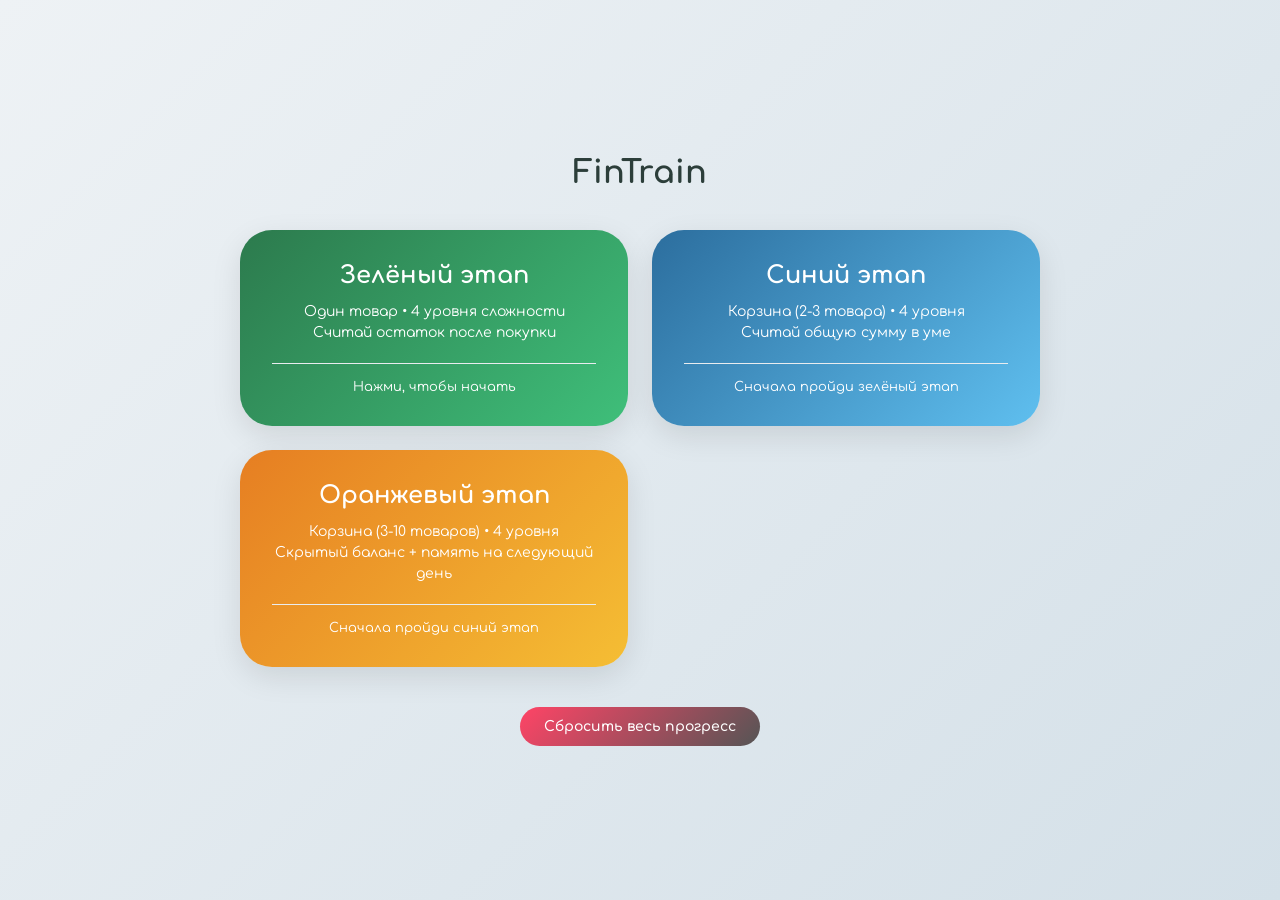
<file: index.html>
<!DOCTYPE html>
<html lang="ru">
<head>
    <meta charset="UTF-8">
    <link rel="icon" href="./favicon.svg" type="image/svg+xml" />
    <meta name="viewport" content="width=device-width, initial-scale=1.0">
    <title>FinTrain — выбор этапа</title>
    <link href="https://fonts.googleapis.com/css2?family=Comfortaa:wght@300;400;500;600;700&display=swap" rel="stylesheet">
    <style>
        * {
            margin: 0;
            padding: 0;
            box-sizing: border-box;
        }

        body {
            font-family: 'Comfortaa', sans-serif;
            background: linear-gradient(135deg, #eef2f5 0%, #d4e0e8 100%);
            min-height: 100vh;
            display: flex;
            justify-content: center;
            align-items: center;
            padding: 40px;
        }

        .container {
            max-width: 800px;
            width: 100%;
        }

        h1 {
            text-align: center;
            font-size: 32px;
            margin-bottom: 40px;
            color: #2c3e3a;
        }

        .stages {
            display: grid;
            grid-template-columns: repeat(auto-fit, minmax(280px, 1fr));
            gap: 24px;
        }

        .stage-card {
            background: white;
            border-radius: 32px;
            padding: 32px;
            text-align: center;
            cursor: pointer;
            transition: all 0.3s ease;
            box-shadow: 0 10px 30px rgba(0,0,0,0.1);
        }

        .stage-card:hover {
            transform: translateY(-8px);
            box-shadow: 0 20px 40px rgba(0,0,0,0.15);
        }

        .stage-card.green {
            background: linear-gradient(135deg, #2c7a4d, #3fbf7a);
        }

        .stage-card.blue {
            background: linear-gradient(135deg, #2c6e9e, #5fbfef);
        }

        .stage-card.orange {
            background: linear-gradient(135deg, #e67e22, #f5be34);
        }

        .stage-icon {
            font-size: 64px;
            margin-bottom: 20px;
        }

        .stage-title {
            font-size: 24px;
            font-weight: 700;
            margin-bottom: 12px;
        }

        .stage-card.green .stage-title {
            color: white;
        }

        .stage-card.blue .stage-title {
            color: white;
        }

        .stage-card.orange .stage-title {
                    color: white;
        }

        .stage-desc {
            color: white;
            font-size: 14px;
            margin-bottom: 20px;
            line-height: 1.5;
        }

        .stage-progress {
            font-size: 13px;
            color: white;
            margin-top: 16px;
            padding-top: 16px;
            border-top: 1px solid #e9ecef;
        }

        .reset-all {
            margin-top: 40px;
            text-align: center;
        }

        .reset-btn {
            background: linear-gradient(135deg, #ff4466, #555);
            color: white;
            border: none;
            padding: 12px 24px;
            border-radius: 40px;
            font-size: 14px;
            cursor: pointer;
            font-family: inherit;
            font-weight: 600;
            transition: all 0.2s;
        }

        .reset-btn:hover {
            background: #c82333;
            transform: translateY(-2px);
        }
    </style>
</head>
<body>
    <div class="container">
        <h1>FinTrain</h1>
        <div class="stages">
            <div class="stage-card green" id="greenStage">
                <div class="stage-title">Зелёный этап</div>
                <div class="stage-desc">Один товар • 4 уровня сложности<br>Считай остаток после покупки</div>
                <div class="stage-progress" id="greenProgress">Прогресс: не начат</div>
            </div>
            <div class="stage-card blue" id="blueStage">
                <div class="stage-title">Синий этап</div>
                <div class="stage-desc">Корзина (2-3 товара) • 4 уровня<br>Считай общую сумму в уме</div>
                <div class="stage-progress" id="blueProgress">Откроется после зелёного этапа</div>
            </div>
            <div class="stage-card orange" id="orangeStage">
                    <div class="stage-title">Оранжевый этап</div>
                    <div class="stage-desc">Корзина (3-10 товаров) • 4 уровня<br>Скрытый баланс + память на следующий день</div>
                    <div class="stage-progress" id="orangeProgress">Откроется после синего этапа</div>
            </div>
        </div>
        <div class="reset-all">
            <button class="reset-btn" id="resetAllBtn">Сбросить весь прогресс</button>
        </div>
    </div>

<script>
    // Загрузка прогресса
    function loadProgress() {
        const greenCompleted = localStorage.getItem('greenStage_completed') === 'true';
        const greenLevel = localStorage.getItem('greenStage_level') || 1;
        const greenStreak = localStorage.getItem('greenStage_streak') || 0;
        
        const blueCompletedLocal = localStorage.getItem('blueStage_completed') === 'true';
        const blueLevel = localStorage.getItem('blueStage_level') || 1;
        const blueStreak = localStorage.getItem('blueStage_streak') || 0;
        
        const orangeCompleted = localStorage.getItem('orangeStage_completed') === 'true';
        const orangeLevel = localStorage.getItem('orangeStage_level') || 1;
        const orangeStreak = localStorage.getItem('orangeStage_streak') || 0;
        
        // Обновляем отображение зелёного этапа
        const greenProgressDiv = document.getElementById('greenProgress');
        if (greenCompleted) {
            greenProgressDiv.innerHTML = 'Пройден!';
        } else if (greenLevel > 1 || greenStreak > 0) {
            greenProgressDiv.innerHTML = `Уровень ${greenLevel} • ${greenStreak}/10 побед`;
        } else {
            greenProgressDiv.innerHTML = 'Нажми, чтобы начать';
        }
        
        // Обновляем отображение синего этапа
        const blueProgressDiv = document.getElementById('blueProgress');
        if (greenCompleted) {
            if (blueCompletedLocal) {
                blueProgressDiv.innerHTML = 'Пройден!';
            } else if (blueLevel > 1 || blueStreak > 0) {
                blueProgressDiv.innerHTML = `Уровень ${blueLevel} • ${blueStreak}/10 побед`;
            } else {
                blueProgressDiv.innerHTML = 'Нажми, чтобы начать';
            }
        } else {
            blueProgressDiv.innerHTML = 'Сначала пройди зелёный этап';
        }
        
        // Обновляем отображение оранжевого этапа
        const orangeProgressDiv = document.getElementById('orangeProgress');
        if (blueCompletedLocal) {
            if (orangeCompleted) {
                orangeProgressDiv.innerHTML = 'Пройден!';
            } else if (orangeLevel > 1 || orangeStreak > 0) {
                orangeProgressDiv.innerHTML = `Уровень ${orangeLevel} • ${orangeStreak}/10 побед`;
            } else {
                orangeProgressDiv.innerHTML = 'Нажми, чтобы начать';
            }
        } else {
            orangeProgressDiv.innerHTML = 'Сначала пройди синий этап';
        }
    }
    
    // Переход на зелёный этап
    document.getElementById('greenStage').onclick = () => {
        window.location.href = './green-stage/index.html';
    };
    
    // Переход на синий этап (только если зелёный пройден)
    document.getElementById('blueStage').onclick = () => {
        const greenCompleted = localStorage.getItem('greenStage_completed') === 'true';
        if (greenCompleted) {
            window.location.href = './blue-stage/index.html';
        } else {
            alert('🔒 Сначала пройди зелёный этап!');
        }
    };
    
    // Переход на оранжевый этап (только если синий пройден)
    document.getElementById('orangeStage').onclick = () => {
        const blueCompleted = localStorage.getItem('blueStage_completed') === 'true';
        if (blueCompleted) {
            window.location.href = './orange-stage/index.html';
        } else {
            alert('🔒 Сначала пройди синий этап!');
        }
    };
    
    // Полный сброс прогресса
    document.getElementById('resetAllBtn').onclick = () => {
        if (confirm('⚠️ ВНИМАНИЕ! Это сбросит весь прогресс на всех этапах. Продолжить?')) {
            localStorage.removeItem('greenStage_progress');
            localStorage.removeItem('greenStage_completed');
            localStorage.removeItem('greenStage_level');
            localStorage.removeItem('greenStage_streak');
            localStorage.removeItem('blueStage_progress');
            localStorage.removeItem('blueStage_completed');
            localStorage.removeItem('blueStage_level');
            localStorage.removeItem('blueStage_streak');
            localStorage.removeItem('orangeStage_progress');
            localStorage.removeItem('orangeStage_completed');
            localStorage.removeItem('orangeStage_level');
            localStorage.removeItem('orangeStage_streak');
            localStorage.removeItem('finTrainerSettings');
            loadProgress();
            alert('✅ Весь прогресс сброшен!');
        }
    };
    
    loadProgress();
</script>
</body>
</html>
</file>
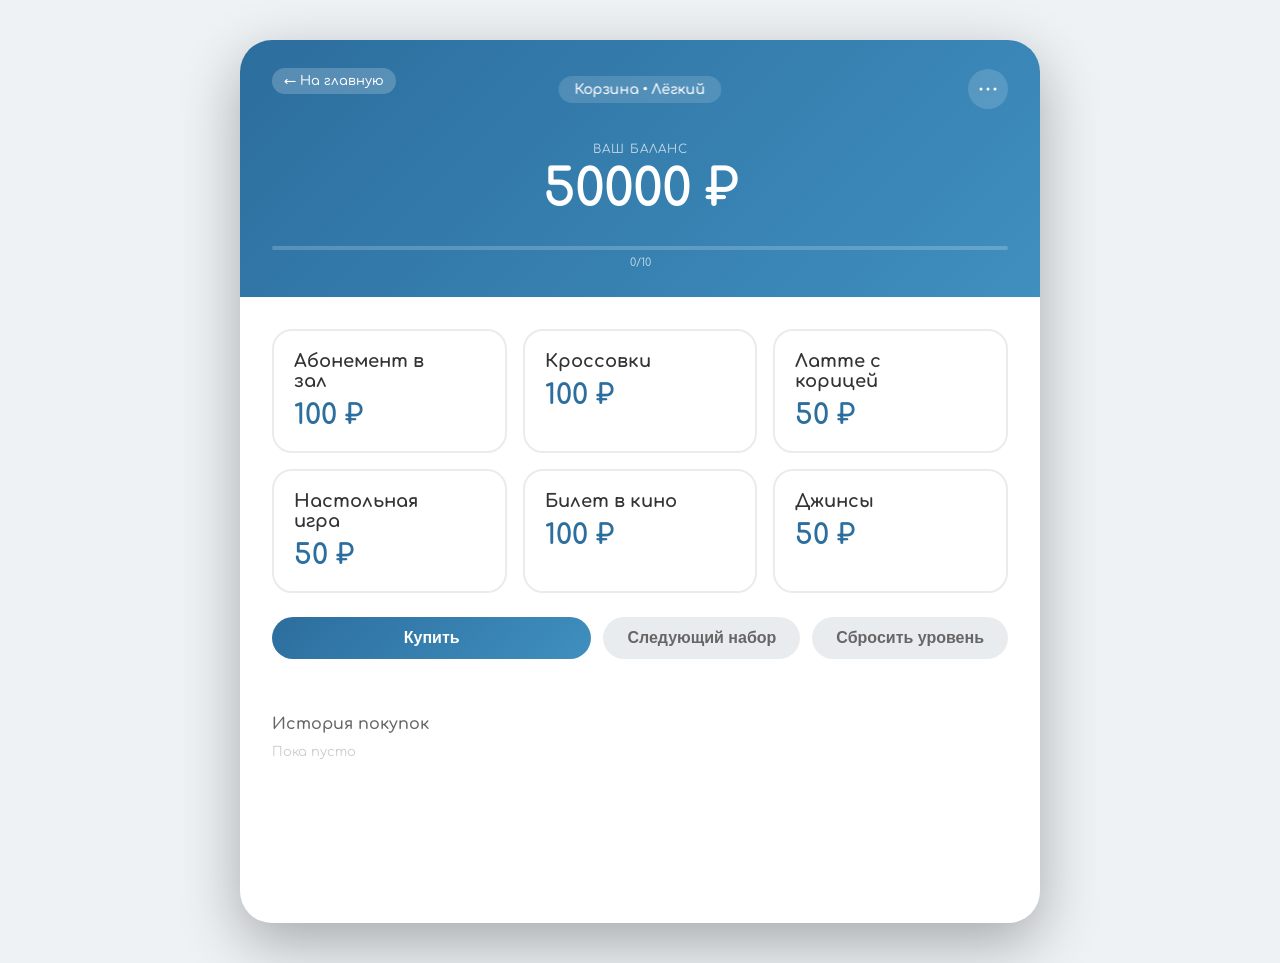
<file: blue-stage/index.html>
<!DOCTYPE html>
<html lang="ru">
<head>
    <meta charset="UTF-8">
    <meta name="viewport" content="width=device-width, initial-scale=1.0">
    <link rel="icon" href="./favicon.svg" type="image/svg+xml" />
    <title>FinTrain — Синий этап | Корзина</title>
    <link href="https://fonts.googleapis.com/css2?family=Comfortaa:wght@300;400;500;600;700&display=swap" rel="stylesheet">
    <link rel="stylesheet" href="../shared/styles.css">
    <style>
        .back-link {
                    display: inline-block;
                    margin-bottom: 16px;
                    color: white;
                    background: rgba(255,255,255,0.2);
                    padding: 6px 12px;
                    border-radius: 20px;
                    text-decoration: none;
                    font-weight: 500;
                }
                .back-link:hover {
                    background: rgba(255,255,255,0.3);
                }
    </style>
</head>
<body>
    <div class="app">
        <div class="header blue" id="appHeader">
            <div class="header-top">
                <a href="../index.html" class="back-link">← На главную</a>
                <div class="level-badge" id="levelBadge">Корзина • Лёгкий</div>
                <button class="settings-icon" id="settingsBtn">
                    <svg width="24" height="24" viewBox="0 0 24 24" fill="none" xmlns="http://www.w3.org/2000/svg">
                        <circle cx="5" cy="12" r="1.5" fill="currentColor"/>
                        <circle cx="12" cy="12" r="1.5" fill="currentColor"/>
                        <circle cx="19" cy="12" r="1.5" fill="currentColor"/>
                    </svg>
                </button>
            </div>
        
            <div class="balance">
                <div class="balance-label">ВАШ БАЛАНС</div>
                <div class="balance-value" id="balanceValue">50000 ₽</div>
                <div class="balance-warning" id="balanceWarning" style="display: none;">⚠️ Низкий баланс! Будьте осторожны</div>
            </div>
        
            <div class="level-progress">
                <div class="progress-bar-container">
                    <div class="progress-fill blue" id="progressFill"></div>
                </div>
                <div class="progress-stats" id="progressStats">
                    <span id="currentStreak">0</span>/<span id="requiredStreak">10</span>
                </div>
            </div>
        </div>

        <div class="content">
            <div id="gameOverContainer" style="display: none;"></div>
            <div id="productContainer"></div>

            <div class="action-area">
                <button class="btn btn-primary blue" id="buyBtn">Купить</button>
                <button class="btn btn-secondary" id="skipBtn">Следующий набор</button>
                <button class="btn btn-secondary" id="resetBtn">Сбросить уровень</button>
            </div>

            <div class="history-section">
                <div class="history-title">История покупок</div>
                <div class="history-list" id="historyList">
                    <div style="color: #ccc;">Пока пусто</div>
                </div>
            </div>
        </div>
    </div>

    <script src="../shared/utils.js"></script>
    <script>
        // ==================== КОНФИГУРАЦИЯ ====================
        const BASKET_LEVELS = {
            1: {
                name: "Корзина • Лёгкий",
                requiredStreak: 10,
                priceModifier: (price) => Math.round(price / 50) * 50
            },
            2: {
                name: "Корзина • Средний",
                requiredStreak: 10,
                priceModifier: (price) => Math.round(price / 10) * 10
            },
            3: {
                name: "Корзина • Сложный",
                requiredStreak: 10,
                priceModifier: (price) => Math.round(price / 5) * 5
            },
            4: {
                name: "Корзина • Мастер",
                requiredStreak: 10,
                priceModifier: (price) => Math.round(price)
            }
        };

        // ==================== ГЛОБАЛЬНЫЕ ПЕРЕМЕННЫЕ ====================
        let currentLevel = 1;
        let currentBalance = 50000;
        let currentStreak = 0;
        let purchaseHistory = [];
        let gameOver = false;
        let basketItems = [];
        let availableProducts = [];

        const categories = ["🍕 Еда", "🚗 Транспорт", "📱 Техника", "👕 Одежда", "📚 Книги", "🎮 Развлечения", "💊 Здоровье", "🏃 Спорт", "☕ Кофе", "🎁 Подарки"];
        const productNames = [
            "Пицца Маргарита", "Проездной билет", "Смарт-часы", "Джинсы", "Книга-бестселлер",
            "Игровая приставка", "Витамины", "Абонемент в зал", "Латте с корицей", "Набор для творчества",
            "Рюкзак", "Наушники", "Стейк", "Такси", "Подарочная карта", "Кроссовки", "Кофеварка",
            "Билет в кино", "Парфюм", "Настольная игра"
        ];

        // ==================== ЗАГРУЗКА/СОХРАНЕНИЕ ====================
        function saveProgress() {
            const progress = {
                currentLevel,
                currentBalance,
                currentStreak,
                purchaseHistory,
                gameOver,
                basketItems,
                availableProducts
            };
            localStorage.setItem('blueStage_progress', JSON.stringify(progress));
            localStorage.setItem('blueStage_level', currentLevel);
            localStorage.setItem('blueStage_streak', currentStreak);
            
            if (currentLevel === 4 && currentStreak >= BASKET_LEVELS[4].requiredStreak) {
                localStorage.setItem('blueStage_completed', 'true');
            }
        }

        function loadProgress() {
            const saved = localStorage.getItem('blueStage_progress');
            if (saved) {
                try {
                    const data = JSON.parse(saved);
                    currentLevel = data.currentLevel || 1;
                    currentBalance = data.currentBalance || settings.startBalance;
                    currentStreak = data.currentStreak || 0;
                    purchaseHistory = data.purchaseHistory || [];
                    gameOver = data.gameOver || false;
                    basketItems = data.basketItems || [];
                    availableProducts = data.availableProducts || [];
                } catch(e) {}
            }
            
            loadSettings();
            if (currentBalance === 10000 && settings.startBalance !== 10000) {
                currentBalance = settings.startBalance;
            }
        }

        // ==================== ГЕНЕРАЦИЯ ТОВАРОВ ====================
        function generateBasketProducts() {
            const count = 6; // Фиксированное количество — 6 товаров
            const products = [];
            const min = settings.priceMin;
            const max = Math.min(settings.priceMax, Math.floor(currentBalance * 0.8));
            
            const modifier = BASKET_LEVELS[currentLevel].priceModifier;
            
            for (let i = 0; i < count; i++) {
                let rawPrice = min + Math.random() * (max - min);
                let price = modifier(rawPrice);
                price = Math.max(min, Math.min(max, price));
                
                const name = productNames[Math.floor(Math.random() * productNames.length)];
                const category = categories[Math.floor(Math.random() * categories.length)];
                
                products.push({
                    id: Date.now() + i + Math.random(),
                    name,
                    category,
                    price
                });
            }
            return products;
        }

        function getTotalBasketPrice() {
            return basketItems.reduce((sum, item) => sum + item.price, 0);
        }

        function canAfford(price) {
            if (gameOver) return false;
            if (currentBalance <= 0) {
                showToast('💀 Игра окончена! Нажмите "Сбросить уровень"', true, 'blue');
                return false;
            }
            if (price > currentBalance) {
                showToast(`❌ Не хватает ${Math.abs(currentBalance - price)} ₽!`, true, 'blue');
                currentStreak = 0;
                updateUI();
                saveProgress();
                return false;
            }
            return true;
        }

        // ==================== UI ОБНОВЛЕНИЕ ====================
        function updateUI() {
            document.getElementById('balanceValue').textContent = `${Math.floor(currentBalance)} ₽`;
            
            const warning = document.getElementById('balanceWarning');
            if (currentBalance < settings.startBalance * 0.2 && currentBalance > 0) {
                warning.style.display = 'block';
            } else {
                warning.style.display = 'none';
            }
            
            const levelData = BASKET_LEVELS[currentLevel];
            document.getElementById('levelBadge').innerHTML = levelData.name;
            
            const required = levelData.requiredStreak;
            const progressPercent = (currentStreak / required) * 100;
            document.getElementById('progressFill').style.width = `${progressPercent}%`;
            document.getElementById('currentStreak').textContent = currentStreak;
            document.getElementById('requiredStreak').textContent = required;
            
            const historyContainer = document.getElementById('historyList');
            if (purchaseHistory.length === 0) {
                historyContainer.innerHTML = '<div style="color: #ccc;">Пока пусто</div>';
            } else {
                historyContainer.innerHTML = purchaseHistory.slice(-10).reverse().map(item => `
                    <div class="history-item">
                        ${item.name} — ${item.price} ₽ → осталось: ${item.newBalance} ₽
                        <span style="font-size: 11px; color: #aaa;">${new Date(item.date).toLocaleTimeString()}</span>
                    </div>
                `).join('');
            }
            
            const gameOverContainer = document.getElementById('gameOverContainer');
            if (gameOver || currentBalance <= 0) {
                gameOver = true;
                gameOverContainer.style.display = 'block';
                gameOverContainer.innerHTML = `
                    <div class="game-over">
                        <h3>💀 ИГРА ОКОНЧЕНА 💀</h3>
                        <p>Вы потратили все деньги! Баланс: ${currentBalance} ₽</p>
                        <button class="btn btn-danger" id="restartGameBtn">🔄 Начать заново</button>
                    </div>
                `;
                document.getElementById('buyBtn').disabled = true;
                document.getElementById('skipBtn').disabled = true;
                document.getElementById('restartGameBtn').onclick = () => {
                    resetGame();
                };
            } else {
                gameOverContainer.style.display = 'none';
                document.getElementById('buyBtn').disabled = false;
                document.getElementById('skipBtn').disabled = false;
            }
            
            renderProduct();
        }
        
        function renderProduct() {
            const container = document.getElementById('productContainer');
            
            if (gameOver || currentBalance <= 0) {
                container.innerHTML = `
                    <div class="product-card disabled">
                        <div class="product-name">💰 Игра завершена</div>
                        <div class="product-price">- ₽</div>
                    </div>
                `;
                return;
            }
            
            if (availableProducts.length === 0) {
                availableProducts = generateBasketProducts();
            }
            
            container.innerHTML = `
                <div class="products-grid">
                    ${availableProducts.map(product => `
                        <div class="product-card blue ${basketItems.some(i => i.id === product.id) ? 'selected' : ''}" data-id="${product.id}">
                            <div class="product-name">${product.name}</div>
                            <div class="product-price">${product.price} ₽</div>
                            ${basketItems.some(i => i.id === product.id) ? '<div class="check-mark">✓</div>' : ''}
                        </div>
                    `).join('')}
                </div>
            `;
            
            document.querySelectorAll('.product-card[data-id]').forEach(card => {
                card.onclick = () => {
                    const id = parseFloat(card.dataset.id);
                    const product = availableProducts.find(p => p.id === id);
                    if (!product) return;
                    
                    const isSelected = basketItems.some(i => i.id === id);
                    if (isSelected) {
                        basketItems = basketItems.filter(i => i.id !== id);
                    } else {
                        if (basketItems.length >= 3) {
                            showToast('Максимум 3 товара в корзине!', true, 'blue');
                            return;
                        }
                        basketItems.push(product);
                    }
                    saveProgress();
                    renderProduct();
                };
            });
        }
        
        // ==================== МОДАЛЬНОЕ ОКНО ====================
        function openAnswerModal(totalPrice, correctNewBalance, description) {
            const modal = document.createElement('div');
            modal.className = 'modal';
            modal.innerHTML = `
                <div class="modal-content">
                    <h3>Сколько останется?</h3>
                    <div style="font-size: 20px; color: #888; margin-bottom: 8px;">Текущий баланс: ${currentBalance} ₽</div>
                    <div style="font-size: 32px; font-weight: bold; color: #2c6e9e; margin: 20px 0;">
                         ${totalPrice} ₽
                    </div>
                    <div style="font-size: 14px; color: #666;">${description}</div>
                    <input type="number" id="answerInput" placeholder="" autofocus>
                    <div class="modal-actions">
                        <button class="btn btn-secondary" id="cancelBtn">Отмена</button>
                        <button class="btn btn-primary blue" id="submitBtn">Проверить</button>
                    </div>
                </div>
            `;
            document.body.appendChild(modal);
            
            const input = modal.querySelector('#answerInput');
            const submitBtn = modal.querySelector('#submitBtn');
            const cancelBtn = modal.querySelector('#cancelBtn');
            
            const checkAnswer = () => {
                const userAnswer = parseFloat(input.value);
                if (isNaN(userAnswer)) {
                    showToast('Введи число!', true, 'blue');
                    return;
                }
                
                if (Math.abs(userAnswer - correctNewBalance) < 0.51) {
                    currentBalance = correctNewBalance;
                    currentStreak++;
                    
                    purchaseHistory.push({
                        name: description,
                        price: totalPrice,
                        newBalance: currentBalance,
                        date: new Date().toISOString()
                    });
                    
                    showToast(`✅ Верно! Остаток: ${currentBalance} ₽`, false, 'blue');
                    
                    if (currentBalance <= 0) {
                        showToast(`💀 Деньги закончились! Игра окончена.`, true, 'blue');
                        gameOver = true;
                        saveProgress();
                        updateUI();
                        modal.remove();
                        return;
                    }
                    
                    basketItems = [];
                    availableProducts = generateBasketProducts();
                    updateUI();
                    saveProgress();
                    checkLevelUp();
                    modal.remove();
                } else {
                    currentStreak = 0;
                    showToast(`❌ Неверно! Правильный ответ: ${correctNewBalance} ₽`, true, 'blue');
                    updateUI();
                    saveProgress();
                    modal.remove();
                }
            };
            
            submitBtn.onclick = checkAnswer;
            cancelBtn.onclick = () => modal.remove();
            input.addEventListener('keypress', (e) => {
                if (e.key === 'Enter') checkAnswer();
            });
            input.focus();
        }
        
        // ==================== ДЕЙСТВИЯ ====================
        function purchaseProduct() {
            if (gameOver) {
                showToast('Игра окончена! Сбросьте уровень', true, 'blue');
                return;
            }
            
            if (basketItems.length < 2) {
                showToast('Выбери 2-3 товара в корзину!', true, 'blue');
                return;
            }
            
            const totalPrice = getTotalBasketPrice();
            if (!canAfford(totalPrice)) return;
            
            const correctNewBalance = currentBalance - totalPrice;
            const description = `Корзина: ${basketItems.map(i => i.name).join(', ')}`;
            openAnswerModal(totalPrice, correctNewBalance, description);
        }
        
        function skipProduct() {
            if (gameOver) {
                showToast('Игра окончена! Сбросьте уровень', true, 'blue');
                return;
            }
            availableProducts = generateBasketProducts();
            basketItems = [];
            renderProduct();
            showToast('🔄 Новый набор товаров', false, 'blue');
        }
        
        function resetGame() {
            gameOver = false;
            currentBalance = settings.startBalance;
            currentStreak = 0;
            purchaseHistory = [];
            basketItems = [];
            availableProducts = generateBasketProducts();
            updateUI();
            saveProgress();
            showToast(`Игра перезапущена! Баланс: ${currentBalance} ₽`, false, 'blue');
        }
        
        function resetCurrentLevel() {
            if (confirm(`Сбросить ${BASKET_LEVELS[currentLevel]?.name}? Прогресс будет потерян.`)) {
                resetGame();
            }
        }
        
        function checkLevelUp() {
            if (gameOver) return false;
            
            const required = BASKET_LEVELS[currentLevel].requiredStreak;
            
            if (currentStreak >= required && currentLevel < 4) {
                const nextLevel = currentLevel + 1;
                fireConfetti();
                showToast(`🎉 Поздравляю! ${BASKET_LEVELS[nextLevel].name}! 🎉`, false, 'blue');
                
                currentLevel = nextLevel;
                currentStreak = 0;
                basketItems = [];
                availableProducts = generateBasketProducts();
                updateUI();
                saveProgress();
                return true;
            }
            
            if (currentLevel === 4 && currentStreak >= required) {
                fireBigConfetti();
                localStorage.setItem('blueStage_completed', 'true');
                showVictoryModal();
                return true;
            }
            
            return false;
        }
        
        function showVictoryModal() {
            const modal = document.createElement('div');
            modal.className = 'modal';
            modal.innerHTML = `
                <div class="modal-content" style="max-width: 400px; text-align: center;">
                    <h3>🏆 ПОЛНАЯ ПОБЕДА! 🏆</h3>
                    <div style="font-size: 48px; margin: 20px 0;">🎉🛒🏆</div>
                    <p style="font-size: 18px; margin-bottom: 16px;">Вы прошли все этапы игры!</p>
                    <p style="color: #666; margin-bottom: 24px;">Правильных ответов: ${currentStreak}<br>Остаток на счету: ${currentBalance} ₽</p>
                    <div class="modal-actions">
                        <button class="btn btn-primary" id="restartGame">🔄 Играть сначала</button>
                        <button class="btn btn-secondary" id="continueGame">⭐ Продолжить тренировку</button>
                    </div>
                </div>
            `;
            document.body.appendChild(modal);
            
            const restartBtn = modal.querySelector('#restartGame');
            const continueBtn = modal.querySelector('#continueGame');
            
            restartBtn.onclick = () => {
                localStorage.removeItem('greenStage_completed');
                localStorage.removeItem('greenStage_progress');
                localStorage.removeItem('blueStage_progress');
                window.location.href = '../index.html';
            };
            
            continueBtn.onclick = () => {
                currentStreak = 0;
                updateUI();
                saveProgress();
                modal.remove();
                showToast('⭐ Продолжайте тренировку!', false, 'blue');
            };
        }
        
        // ==================== НАСТРОЙКИ ====================
        function applySettings(newSettings) {
            if (newSettings.reset) {
                // Полный сброс прогресса на этом этапе
                resetGame();
                return;
            }
            settings = newSettings;
            if (!gameOver && currentBalance === settings.startBalance) {
                // ничего не меняем
            }
            availableProducts = generateBasketProducts();
            basketItems = [];
            updateUI();
        }
        
        // ==================== ИНИЦИАЛИЗАЦИЯ ====================
        function init() {
            loadProgress();
            
            if (availableProducts.length === 0 && !gameOver && currentBalance > 0) {
                availableProducts = generateBasketProducts();
            }
            
            updateUI();
            
            document.getElementById('buyBtn').onclick = purchaseProduct;
            document.getElementById('skipBtn').onclick = skipProduct;
            document.getElementById('resetBtn').onclick = resetCurrentLevel;
            document.getElementById('settingsBtn').onclick = () => {
                openSettingsModal(applySettings, 'blue');
            };
        }
        
        init();
    </script>
</body>
</html>
</file>
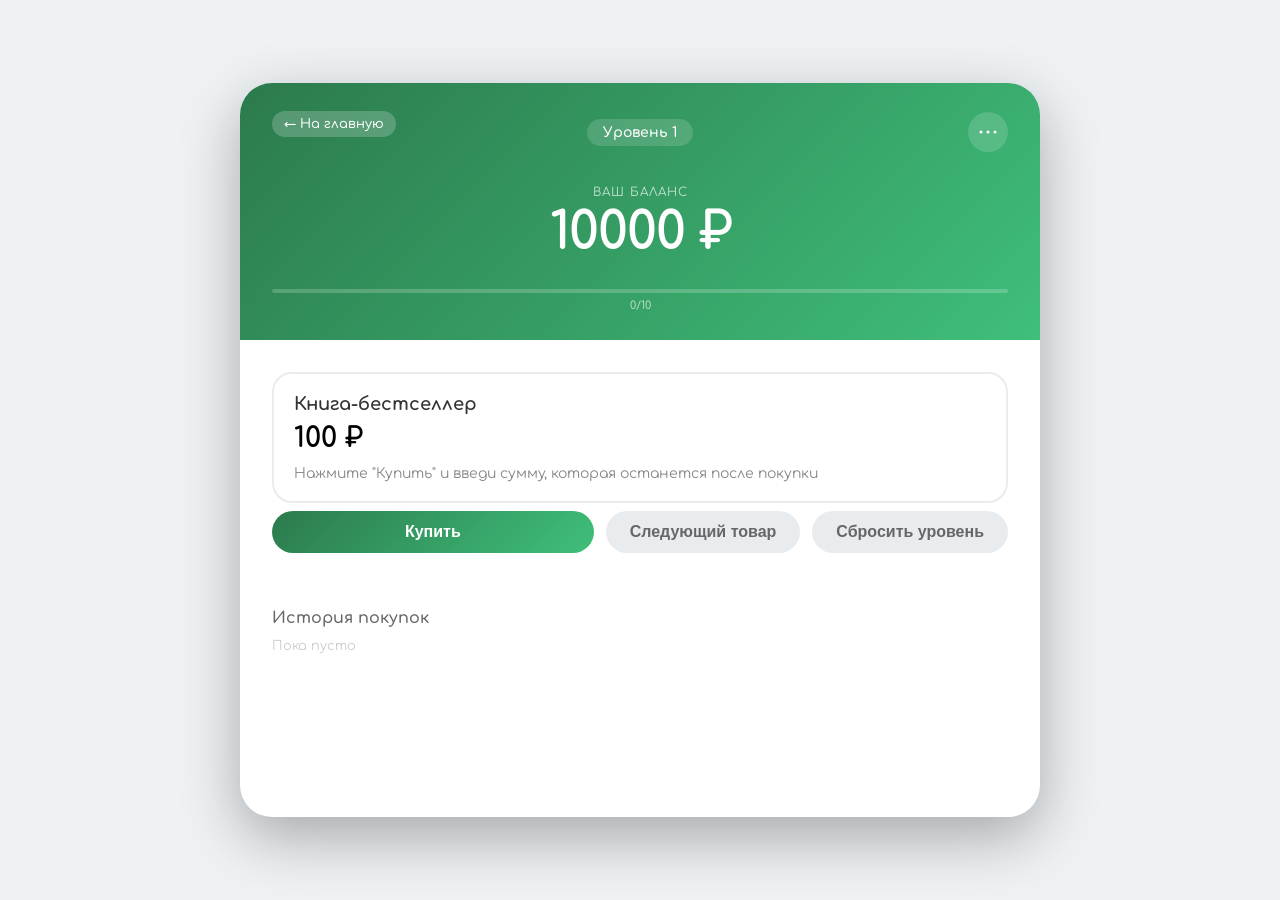
<file: green-stage/index.html>
<!DOCTYPE html>
<html lang="ru">
<head>
    <meta charset="UTF-8">
    <meta name="viewport" content="width=device-width, initial-scale=1.0">
    <link rel="icon" href="./favicon.svg" type="image/svg+xml" />
    <title>FinTrain — Зелёный этап</title>
    <link href="https://fonts.googleapis.com/css2?family=Comfortaa:wght@300;400;500;600;700&display=swap" rel="stylesheet">
    <link rel="stylesheet" href="../shared/styles.css">
    <style>
        .back-link {
                    display: inline-block;
                    margin-bottom: 16px;
                    color: white;
                    background: rgba(255,255,255,0.2);
                    padding: 6px 12px;
                    border-radius: 20px;
                    text-decoration: none;
                    font-weight: 500;
                }
                .back-link:hover {
                    background: rgba(255,255,255,0.3);
                }
    </style>
</head>
<body>
    <div class="app">
        <div class="header green" id="appHeader">
            <div class="header-top">
                <a href="../index.html" class="back-link">← На главную</a>
                <div class="level-badge" id="levelBadge">Уровень 1</div>
                <button class="settings-icon" id="settingsBtn">
                    <svg width="24" height="24" viewBox="0 0 24 24" fill="none" xmlns="http://www.w3.org/2000/svg">
                        <circle cx="5" cy="12" r="1.5" fill="currentColor"/>
                        <circle cx="12" cy="12" r="1.5" fill="currentColor"/>
                        <circle cx="19" cy="12" r="1.5" fill="currentColor"/>
                    </svg>
                </button>
            </div>
        
            <div class="balance">
                <div class="balance-label">ВАШ БАЛАНС</div>
                <div class="balance-value" id="balanceValue">10000 ₽</div>
                <div class="balance-warning" id="balanceWarning" style="display: none;">⚠️ Низкий баланс! Будьте осторожны</div>
            </div>
        
            <div class="level-progress">
                <div class="progress-bar-container">
                    <div class="progress-fill" id="progressFill"></div>
                </div>
                <div class="progress-stats" id="progressStats">
                    <span id="currentStreak">0</span>/<span id="requiredStreak">10</span>
                </div>
            </div>
        </div>

        <div class="content">
            <div id="gameOverContainer" style="display: none;"></div>
            <div id="productContainer"></div>

            <div class="action-area">
                <button class="btn btn-primary" id="buyBtn">Купить</button>
                <button class="btn btn-secondary" id="skipBtn">Следующий товар</button>
                <button class="btn btn-secondary" id="resetBtn">Сбросить уровень</button>
            </div>

            <div class="history-section">
                <div class="history-title">История покупок</div>
                <div class="history-list" id="historyList">
                    <div style="color: #ccc;">Пока пусто</div>
                </div>
            </div>
        </div>
    </div>

    <script src="../shared/utils.js"></script>
    <script>
        // ==================== КОНФИГУРАЦИЯ ====================
        const LEVELS = {
            1: {
                name: "Уровень 1",
                requiredStreak: 10,
                priceModifier: (price) => Math.round(price / 50) * 50
            },
            2: {
                name: "Уровень 2",
                requiredStreak: 10,
                priceModifier: (price) => Math.round(price / 10) * 10
            },
            3: {
                name: "Уровень 3",
                requiredStreak: 10,
                priceModifier: (price) => Math.round(price / 5) * 5
            },
            4: {
                name: "Уровень 4 (Мастер)",
                requiredStreak: 10,
                priceModifier: (price) => Math.round(price)
            }
        };

        // ==================== ГЛОБАЛЬНЫЕ ПЕРЕМЕННЫЕ ====================
        let currentLevel = 1;
        let currentBalance = 10000;
        let currentStreak = 0;
        let currentProduct = null;
        let purchaseHistory = [];
        let gameOver = false;

        const categories = ["🍕 Еда", "🚗 Транспорт", "📱 Техника", "👕 Одежда", "📚 Книги", "🎮 Развлечения", "💊 Здоровье", "🏃 Спорт", "☕ Кофе", "🎁 Подарки"];
        const productNames = [
            "Пицца Маргарита", "Проездной билет", "Смарт-часы", "Джинсы", "Книга-бестселлер",
            "Игровая приставка", "Витамины", "Абонемент в зал", "Латте с корицей", "Набор для творчества",
            "Рюкзак", "Наушники", "Стейк", "Такси", "Подарочная карта", "Кроссовки", "Кофеварка",
            "Билет в кино", "Парфюм", "Настольная игра"
        ];

        // ==================== ЗАГРУЗКА/СОХРАНЕНИЕ ====================
        function saveProgress() {
            const progress = {
                currentLevel,
                currentBalance,
                currentStreak,
                purchaseHistory,
                gameOver
            };
            localStorage.setItem('greenStage_progress', JSON.stringify(progress));
            localStorage.setItem('greenStage_level', currentLevel);
            localStorage.setItem('greenStage_streak', currentStreak);
            
            // Проверяем, пройден ли весь этап
            if (currentLevel === 4 && currentStreak >= LEVELS[4].requiredStreak) {
                localStorage.setItem('greenStage_completed', 'true');
            }
        }

        function loadProgress() {
            const saved = localStorage.getItem('greenStage_progress');
            if (saved) {
                try {
                    const data = JSON.parse(saved);
                    currentLevel = data.currentLevel || 1;
                    currentBalance = data.currentBalance || settings.startBalance;
                    currentStreak = data.currentStreak || 0;
                    purchaseHistory = data.purchaseHistory || [];
                    gameOver = data.gameOver || false;
                } catch(e) {}
            }
            
            // Загружаем настройки
            loadSettings();
            if (currentBalance === 10000 && settings.startBalance !== 10000) {
                currentBalance = settings.startBalance;
            }
        }

        // ==================== ГЕНЕРАЦИЯ ТОВАРА ====================
        function generateProduct() {
            const min = settings.priceMin;
            const max = settings.priceMax;
            
            let maxPrice = max;
            if (currentBalance < min) {
                if (currentBalance <= 0) {
                    gameOver = true;
                    saveProgress();
                    updateUI();
                    return null;
                }
                maxPrice = currentBalance;
            } else {
                const safeMax = Math.min(max, Math.floor(currentBalance * 0.6));
                maxPrice = Math.max(min, safeMax);
            }
            
            let rawPrice = min + Math.random() * (maxPrice - min);
            const modifier = LEVELS[currentLevel].priceModifier;
            let price = modifier(rawPrice);
            price = Math.max(min, Math.min(maxPrice, price));
            
            const name = productNames[Math.floor(Math.random() * productNames.length)];
            const category = categories[Math.floor(Math.random() * categories.length)];
            
            return {
                name,
                category,
                price,
                id: Date.now() + Math.random()
            };
        }

        function canAfford(price) {
            if (gameOver) return false;
            if (currentBalance <= 0) {
                showToast('💀 Игра окончена! Нажмите "Сбросить уровень"', true);
                return false;
            }
            if (price > currentBalance) {
                showToast(`❌ Не хватает ${Math.abs(currentBalance - price)} ₽!`, true);
                currentStreak = 0;
                updateUI();
                saveProgress();
                return false;
            }
            return true;
        }

        // ==================== UI ОБНОВЛЕНИЕ ====================
        function updateUI() {
            document.getElementById('balanceValue').textContent = `${Math.floor(currentBalance)} ₽`;
            
            const warning = document.getElementById('balanceWarning');
            if (currentBalance < settings.startBalance * 0.2 && currentBalance > 0) {
                warning.style.display = 'block';
            } else {
                warning.style.display = 'none';
            }
            
            const levelData = LEVELS[currentLevel];
            document.getElementById('levelBadge').innerHTML = levelData.name;
            
            const required = levelData.requiredStreak;
            const progressPercent = (currentStreak / required) * 100;
            document.getElementById('progressFill').style.width = `${progressPercent}%`;
            document.getElementById('currentStreak').textContent = currentStreak;
            document.getElementById('requiredStreak').textContent = required;
            
            // История
            const historyContainer = document.getElementById('historyList');
            if (purchaseHistory.length === 0) {
                historyContainer.innerHTML = '<div style="color: #ccc;">Пока пусто</div>';
            } else {
                historyContainer.innerHTML = purchaseHistory.slice(-10).reverse().map(item => `
                    <div class="history-item">
                        ${item.name} — ${item.price} ₽ → осталось: ${item.newBalance} ₽
                        <span style="font-size: 11px; color: #aaa;">${new Date(item.date).toLocaleTimeString()}</span>
                    </div>
                `).join('');
            }
            
            // Game Over
            const gameOverContainer = document.getElementById('gameOverContainer');
            if (gameOver || currentBalance <= 0) {
                gameOver = true;
                gameOverContainer.style.display = 'block';
                gameOverContainer.innerHTML = `
                    <div class="game-over">
                        <h3>💀 ИГРА ОКОНЧЕНА 💀</h3>
                        <p>Вы потратили все деньги! Баланс: ${currentBalance} ₽</p>
                        <button class="btn btn-danger" id="restartGameBtn">🔄 Начать заново</button>
                    </div>
                `;
                document.getElementById('buyBtn').disabled = true;
                document.getElementById('skipBtn').disabled = true;
                document.getElementById('restartGameBtn').onclick = () => {
                    resetGame();
                };
            } else {
                gameOverContainer.style.display = 'none';
                document.getElementById('buyBtn').disabled = false;
                document.getElementById('skipBtn').disabled = false;
            }
            
            renderProduct();
        }
        
        function renderProduct() {
            const container = document.getElementById('productContainer');
            
            if (gameOver || currentBalance <= 0) {
                container.innerHTML = `
                    <div class="product-card disabled">
                        <div class="product-name">💰 Игра завершена</div>
                        <div class="product-price">- ₽</div>
                    </div>
                `;
                return;
            }
            
            if (!currentProduct || currentProduct.price > currentBalance) {
                currentProduct = generateProduct();
                if (!currentProduct) return;
            }
            
            container.innerHTML = `
                <div class="product-card">
                    <div class="product-name">${currentProduct.name}</div>
                    <div class="product-price">${currentProduct.price} ₽</div>
                    <div style="font-size: 14px; color: #888; margin-top: 12px;">
                        Нажмите "Купить" и введи сумму, которая останется после покупки
                    </div>
                </div>
            `;
        }
        
        // ==================== МОДАЛЬНОЕ ОКНО ====================
        function openAnswerModal(price, correctNewBalance, description) {
            const modal = document.createElement('div');
            modal.className = 'modal';
            modal.innerHTML = `
                <div class="modal-content">
                    <h3>Сколько останется?</h3>
                    <div style="font-size: 20px; color: #888; margin-bottom: 8px;">Текущий баланс: ${currentBalance} ₽</div>
                    <div style="font-size: 32px; font-weight: bold; color: #2c7a4d; margin: 20px 0;">
                        ${price} ₽
                    </div>
                    <div style="font-size: 14px; color: #666;">${description}</div>
                    <input type="number" id="answerInput" placeholder="Введи сумму" autofocus>
                    <div class="modal-actions">
                        <button class="btn btn-secondary" id="cancelBtn">Отмена</button>
                        <button class="btn btn-primary" id="submitBtn">Проверить</button>
                    </div>
                </div>
            `;
            document.body.appendChild(modal);
            
            const input = modal.querySelector('#answerInput');
            const submitBtn = modal.querySelector('#submitBtn');
            const cancelBtn = modal.querySelector('#cancelBtn');
            
            const checkAnswer = () => {
                const userAnswer = parseFloat(input.value);
                if (isNaN(userAnswer)) {
                    showToast('Введи число!', true);
                    return;
                }
                
                if (Math.abs(userAnswer - correctNewBalance) < 0.51) {
                    currentBalance = correctNewBalance;
                    currentStreak++;
                    
                    purchaseHistory.push({
                        name: description,
                        price: price,
                        newBalance: currentBalance,
                        date: new Date().toISOString()
                    });
                    
                    showToast(`✅ Верно! Остаток: ${currentBalance} ₽`);
                    
                    if (currentBalance <= 0) {
                        showToast(`💀 Деньги закончились! Игра окончена.`, true);
                        gameOver = true;
                        saveProgress();
                        updateUI();
                        modal.remove();
                        return;
                    }
                    
                    currentProduct = generateProduct();
                    updateUI();
                    saveProgress();
                    checkLevelUp();
                    modal.remove();
                } else {
                    currentStreak = 0;
                    showToast(`❌ Неверно! Правильный ответ: ${correctNewBalance} ₽`, true);
                    updateUI();
                    saveProgress();
                    modal.remove();
                }
            };
            
            submitBtn.onclick = checkAnswer;
            cancelBtn.onclick = () => modal.remove();
            input.addEventListener('keypress', (e) => {
                if (e.key === 'Enter') checkAnswer();
            });
            input.focus();
        }
        
        // ==================== ДЕЙСТВИЯ ====================
        function purchaseProduct() {
            if (gameOver) {
                showToast('Игра окончена! Сбросьте уровень', true);
                return;
            }
            
            if (!currentProduct) {
                currentProduct = generateProduct();
                if (!currentProduct) return;
            }
            
            const price = currentProduct.price;
            if (!canAfford(price)) {
                updateUI();
                return;
            }
            
            const correctNewBalance = currentBalance - price;
            openAnswerModal(price, correctNewBalance, currentProduct.name);
        }
        
        function skipProduct() {
            if (gameOver) {
                showToast('Игра окончена! Сбросьте уровень', true);
                return;
            }
            currentProduct = generateProduct();
            updateUI();
            showToast('🔄 Новый товар');
        }
        
        function resetGame() {
            gameOver = false;
            currentBalance = settings.startBalance;
            currentStreak = 0;
            currentProduct = generateProduct();
            purchaseHistory = [];
            updateUI();
            saveProgress();
            showToast(`Игра перезапущена! Баланс: ${currentBalance} ₽`);
        }
        
        function resetCurrentLevel() {
            if (confirm(`Сбросить ${LEVELS[currentLevel]?.name}? Прогресс будет потерян.`)) {
                resetGame();
            }
        }
        
        function checkLevelUp() {
            if (gameOver) return false;
            
            const required = LEVELS[currentLevel].requiredStreak;
            
            if (currentStreak >= required && currentLevel < 4) {
                const nextLevel = currentLevel + 1;
                
                if (nextLevel === 3) {
                    fireConfetti();
                    showToast(`🎉 Поздравляю! Открыт ${LEVELS[nextLevel].name}! 🎉`);
                } else if (nextLevel === 4) {
                    fireBigConfetti();
                    showToast(`🏆 ВОЛШЕБНО! Вы достигли ${LEVELS[nextLevel].name}! 🏆`);
                } else {
                    fireConfetti();
                    showToast(`🎉 Поздравляю! Открыт ${LEVELS[nextLevel].name}!`);
                }
                
                currentLevel = nextLevel;
                currentStreak = 0;
                currentProduct = generateProduct();
                updateUI();
                saveProgress();
                return true;
            }
            
            // Проверяем полное завершение зелёного этапа
            if (currentLevel === 4 && currentStreak >= required) {
                fireBigConfetti();
                localStorage.setItem('greenStage_completed', 'true');
                showVictoryModal();
                return true;
            }
            
            return false;
        }
        
        function showVictoryModal() {
            const modal = document.createElement('div');
            modal.className = 'modal';
            modal.innerHTML = `
                <div class="modal-content" style="max-width: 400px; text-align: center;">
                    <h3>🏆 ПОБЕДА! 🏆</h3>
                    <div style="font-size: 48px; margin: 20px 0;">🎉✨🎉</div>
                    <p style="font-size: 18px; margin-bottom: 16px;">Вы прошли зелёный этап!</p>
                    <p style="color: #666; margin-bottom: 24px;">Правильных ответов: ${currentStreak}<br>Остаток на счету: ${currentBalance} ₽</p>
                    <div class="modal-actions">
                        <button class="btn btn-primary" id="continueToBlue">🔵 Перейти к синему этапу</button>
                        <button class="btn btn-secondary" id="continueGreen">🟢 Продолжить тренировку</button>
                    </div>
                </div>
            `;
            document.body.appendChild(modal);
            
            const continueToBlue = modal.querySelector('#continueToBlue');
            const continueGreen = modal.querySelector('#continueGreen');
            
            continueToBlue.onclick = () => {
                window.location.href = '../blue-stage/index.html';
            };
            
            continueGreen.onclick = () => {
                currentStreak = 0;
                updateUI();
                saveProgress();
                modal.remove();
                showToast('⭐ Продолжайте тренировку на зелёном этапе!');
            };
        }
        
        // ==================== НАСТРОЙКИ ====================
        function applySettings(newSettings) {
            if (newSettings.reset) {
                // Полный сброс прогресса на этом этапе
                resetGame();
                return;
            }
            settings = newSettings;
            if (!gameOver && currentBalance === settings.startBalance) {
                // ничего не меняем
            }
            availableProducts = generateBasketProducts();
            basketItems = [];
            updateUI();
        }
        
        // ==================== ИНИЦИАЛИЗАЦИЯ ====================
        function init() {
            loadProgress();
            
            if (!currentProduct && !gameOver && currentBalance > 0) {
                currentProduct = generateProduct();
            }
            
            updateUI();
            
            document.getElementById('buyBtn').onclick = purchaseProduct;
            document.getElementById('skipBtn').onclick = skipProduct;
            document.getElementById('resetBtn').onclick = resetCurrentLevel;
            document.getElementById('settingsBtn').onclick = () => {
                openSettingsModal(applySettings, 'green');
            };
        }
        
        init();
    </script>
</body>
</html>
</file>
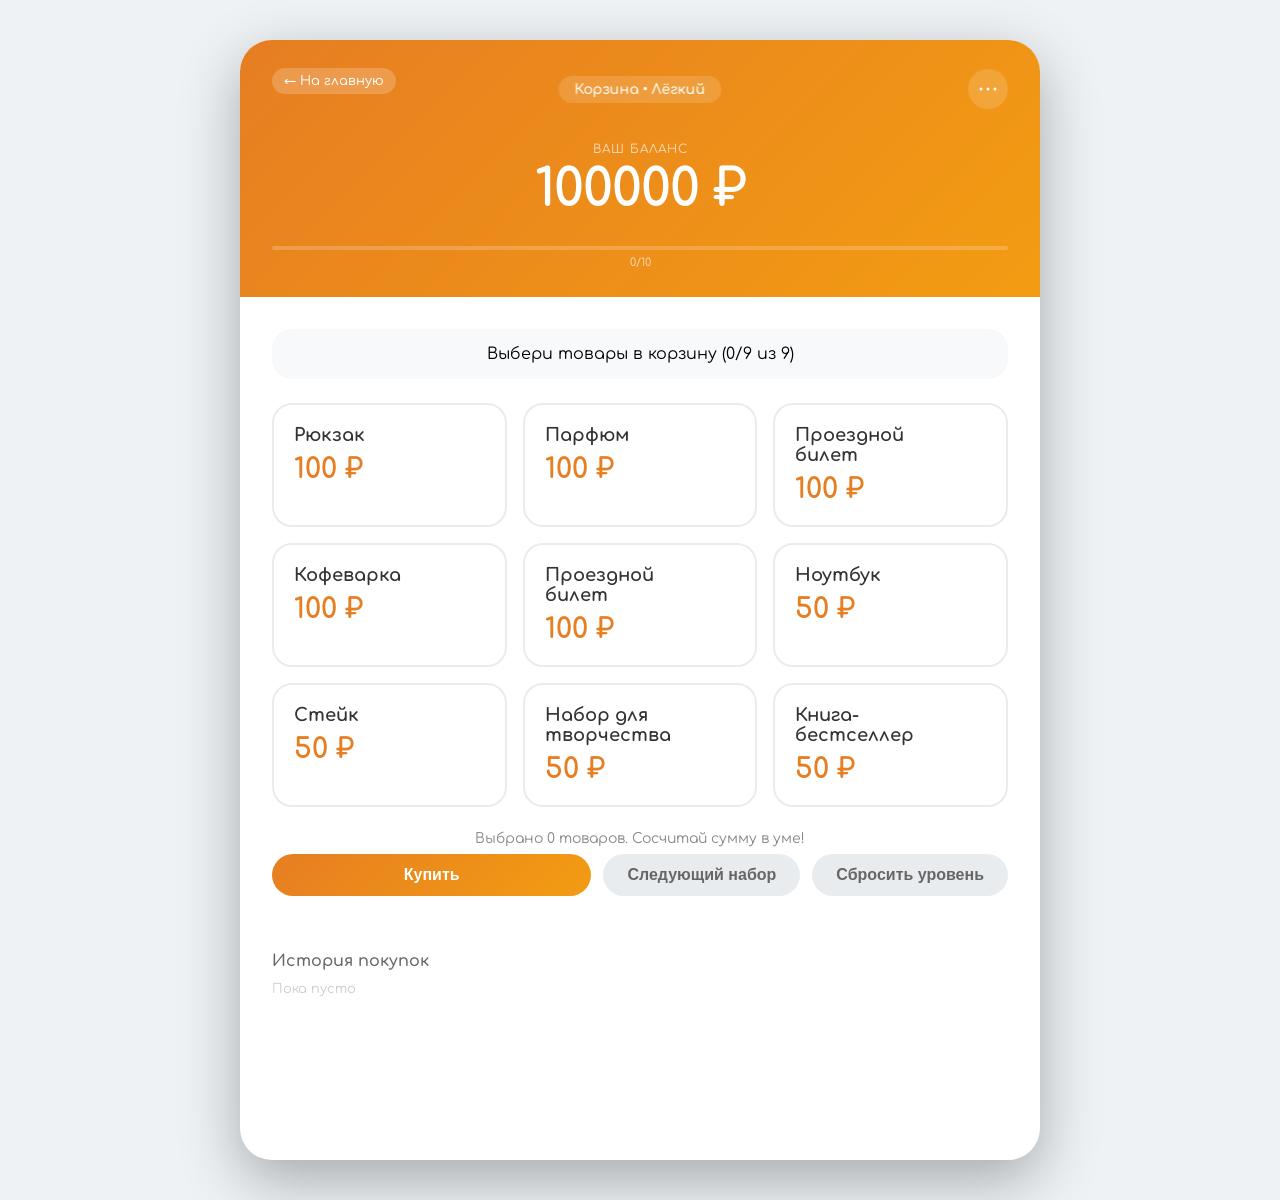
<file: orange-stage/index.html>
<!DOCTYPE html>
<html lang="ru">
<head>
    <meta charset="UTF-8">
    <meta name="viewport" content="width=device-width, initial-scale=1.0">
    <link rel="icon" href="./favicon.svg" type="image/svg+xml" />
    <title>FinTrain — Оранжевый этап | Корзина + скрытый баланс</title>
    <link href="https://fonts.googleapis.com/css2?family=Comfortaa:wght@300;400;500;600;700&display=swap" rel="stylesheet">
    <link rel="stylesheet" href="../shared/styles.css">
    <style>
        .back-link {
            display: inline-block;
            margin-bottom: 16px;
            color: white;
            background: rgba(255,255,255,0.2);
            padding: 6px 12px;
            border-radius: 20px;
            text-decoration: none;
            font-weight: 500;
        }
        .back-link:hover {
            background: rgba(255,255,255,0.3);
        }
        .balance-hidden {
            filter: blur(5px);
            background: rgba(0,0,0,0.2);
            display: inline-block;
            padding: 0 16px;
            border-radius: 40px;
            cursor: pointer;
        }
        .balance-hidden:hover {
            filter: blur(3px);
        }
        .day-restore-badge {
            background: rgba(255,255,255,0.25);
            border-radius: 30px;
            padding: 6px 12px;
            font-size: 11px;
            font-weight: 500;
            display: inline-flex;
            align-items: center;
            gap: 6px;
        }
    </style>
</head>
<body>
    <div class="app">
        <div class="header orange" id="appHeader">
            <div class="header-top">
                <a href="../index.html" class="back-link">← На главную</a>
                <div class="level-badge" id="levelBadge">Корзина • Лёгкий</div>
                <button class="settings-icon" id="settingsBtn">
                    <svg width="24" height="24" viewBox="0 0 24 24" fill="none" xmlns="http://www.w3.org/2000/svg">
                        <circle cx="5" cy="12" r="1.5" fill="currentColor"/>
                        <circle cx="12" cy="12" r="1.5" fill="currentColor"/>
                        <circle cx="19" cy="12" r="1.5" fill="currentColor"/>
                    </svg>
                </button>
            </div>
            
        
            <div class="balance">
                <div class="balance-label">ВАШ БАЛАНС</div>
                <div class="balance-value" id="balanceValue">100000 ₽</div>
                <div class="balance-warning" id="balanceWarning" style="display: none;">⚠️ Низкий баланс! Будьте осторожны</div>
                <div id="balanceHint" style="font-size: 11px; margin-top: 8px; opacity: 0.8;"></div>
            </div>
        
            <div class="level-progress">
                <div class="progress-bar-container">
                    <div class="progress-fill orange" id="progressFill"></div>
                </div>
                <div class="progress-stats" id="progressStats">
                    <span id="currentStreak">0</span>/<span id="requiredStreak">10</span>
                </div>
            </div>
        </div>

        <div class="content">
            <div id="gameOverContainer" style="display: none;"></div>
            <div id="productContainer"></div>

            <div class="action-area">
                <button class="btn btn-primary orange" id="buyBtn">Купить</button>
                <button class="btn btn-secondary" id="skipBtn">Следующий набор</button>
                <button class="btn btn-secondary" id="resetBtn">Сбросить уровень</button>
            </div>

            <div class="history-section">
                <div class="history-title">История покупок</div>
                <div class="history-list" id="historyList">
                    <div style="color: #ccc;">Пока пусто</div>
                </div>
            </div>
        </div>
    </div>

    <script src="../shared/utils.js"></script>
    <script>
        // ==================== КОНФИГУРАЦИЯ ====================
        const ORANGE_LEVELS = {
            1: {
                name: "Корзина • Лёгкий",
                requiredStreak: 10,
                priceModifier: (price) => Math.round(price / 50) * 50
            },
            2: {
                name: "Корзина • Средний",
                requiredStreak: 10,
                priceModifier: (price) => Math.round(price / 10) * 10
            },
            3: {
                name: "Корзина • Сложный",
                requiredStreak: 10,
                priceModifier: (price) => Math.round(price / 5) * 5
            },
            4: {
                name: "Корзина • Мастер",
                requiredStreak: 10,
                priceModifier: (price) => Math.round(price)
            }
        };

        // ==================== ГЛОБАЛЬНЫЕ ПЕРЕМЕННЫЕ ====================
        let currentLevel = 1;
        let currentBalance = 100000;
        let currentStreak = 0;
        let purchaseHistory = [];
        let gameOver = false;
        let basketItems = [];
        let availableProducts = [];
        
        // Специфичные для оранжевого этапа
        let balanceHidden = false;
        let waitingForRecall = false;
        let recallAttemptsLeft = 3;
        let expectedBalanceAfterLast = null;
        let lastActivityDate = new Date().toISOString();
        let isLocked = false; // блокировка из-за "нового дня"

        const categories = ["🍕 Еда", "🚗 Транспорт", "📱 Техника", "👕 Одежда", "📚 Книги", "🎮 Развлечения", "💊 Здоровье", "🏃 Спорт", "☕ Кофе", "🎁 Подарки"];
        const productNames = [
            "Пицца Маргарита", "Проездной билет", "Смарт-часы", "Джинсы", "Книга-бестселлер",
            "Игровая приставка", "Витамины", "Абонемент в зал", "Латте с корицей", "Набор для творчества",
            "Рюкзак", "Наушники", "Стейк", "Такси", "Подарочная карта", "Кроссовки", "Кофеварка",
            "Билет в кино", "Парфюм", "Настольная игра", "Смартфон", "Ноутбук", "Велосипед"
        ];

        // ==================== ЗАГРУЗКА/СОХРАНЕНИЕ ====================
        function saveProgress() {
            const progress = {
                currentLevel,
                currentBalance,
                currentStreak,
                purchaseHistory,
                gameOver,
                basketItems,
                availableProducts,
                balanceHidden,
                waitingForRecall,
                recallAttemptsLeft,
                expectedBalanceAfterLast,
                lastActivityDate
            };
            localStorage.setItem('orangeStage_progress', JSON.stringify(progress));
            localStorage.setItem('orangeStage_level', currentLevel);
            localStorage.setItem('orangeStage_streak', currentStreak);
            
            if (currentLevel === 4 && currentStreak >= ORANGE_LEVELS[4].requiredStreak) {
                localStorage.setItem('orangeStage_completed', 'true');
            }
        }

        function loadProgress() {
            const saved = localStorage.getItem('orangeStage_progress');
            if (saved) {
                try {
                    const data = JSON.parse(saved);
                    currentLevel = data.currentLevel || 1;
                    currentBalance = data.currentBalance || settings.startBalance;
                    currentStreak = data.currentStreak || 0;
                    purchaseHistory = data.purchaseHistory || [];
                    gameOver = data.gameOver || false;
                    basketItems = data.basketItems || [];
                    availableProducts = data.availableProducts || [];
                    balanceHidden = data.balanceHidden || false;
                    waitingForRecall = data.waitingForRecall || false;
                    recallAttemptsLeft = data.recallAttemptsLeft || 3;
                    expectedBalanceAfterLast = data.expectedBalanceAfterLast || null;
                    lastActivityDate = data.lastActivityDate || new Date().toISOString();
                } catch(e) {}
            }
            
            loadSettings();
            
        }

        // ==================== ПРОВЕРКА "НОВОГО ДНЯ" ====================
        function checkNewDay() {
            const lastDate = new Date(lastActivityDate);
            const now = new Date();
            const hoursDiff = (now - lastDate) / (1000 * 60 * 60);
            
            if (hoursDiff > 8 && !waitingForRecall && !isLocked && !gameOver) {
                isLocked = true;
                showDayRestoreModal();
                return true;
            }
            return false;
        }

        function showDayRestoreModal() {
            const expectedBalance = currentBalance;
            
            const modal = document.createElement('div');
            modal.className = 'modal';
            modal.innerHTML = `
                <div class="modal-content">
                    <h3>📅 Новый день</h3>
                    <p style="margin-bottom: 12px;">Вспомни, сколько денег у тебя осталось после вчерашних покупок?</p>
                    <input type="number" id="restoreAnswer" placeholder="?" autofocus>
                    <div class="modal-actions">
                        <button class="btn btn-primary orange" id="restoreSubmit">Проверить</button>
                    </div>
                    <p style="font-size:12px; margin-top:12px;">3 попытки, иначе уровень сбросится</p>
                </div>
            `;
            document.body.appendChild(modal);
            
            let attemptsLeft = 3;
            const input = modal.querySelector('#restoreAnswer');
            const submitBtn = modal.querySelector('#restoreSubmit');
            
            const checkRestore = () => {
                const answer = parseFloat(input.value);
                if (isNaN(answer)) {
                    showToast('Введи число', true, 'orange');
                    return;
                }
                if (Math.abs(answer - expectedBalance) < 0.51) {
                    modal.remove();
                    isLocked = false;
                    lastActivityDate = new Date().toISOString();
                    saveProgress();
                    updateUI();
                    showToast('✅ Отлично! Баланс восстановлен. Продолжаем.', false, 'orange');
                } else {
                    attemptsLeft--;
                    if (attemptsLeft <= 0) {
                        modal.remove();
                        showToast('Три ошибки! Уровень сброшен.', true, 'orange');
                        resetGame();
                    } else {
                        const p = modal.querySelector("p:last-child");
                        if (p) p.innerText = `Попыток: ${attemptsLeft}`;
                        input.value = "";
                        input.focus();
                        showToast(`Неверно. Осталось попыток: ${attemptsLeft}`, true, 'orange');
                    }
                }
            };
            
            submitBtn.onclick = checkRestore;
            input.addEventListener('keypress', (e) => { if (e.key === "Enter") checkRestore(); });
            input.focus();
        }

        // ==================== ГЕНЕРАЦИЯ ТОВАРОВ (3-10 товаров) ====================
        function generateBasketProducts() {
            const count = 9; // Фиксированное количество — 9 товаров
            const products = [];
            const min = settings.priceMin;
            const max = Math.min(settings.priceMax, Math.floor(currentBalance * 0.8));
            
            const modifier = ORANGE_LEVELS[currentLevel].priceModifier;
            
            for (let i = 0; i < count; i++) {
                let rawPrice = min + Math.random() * (max - min);
                let price = modifier(rawPrice);
                price = Math.max(min, Math.min(max, price));
                
                const name = productNames[Math.floor(Math.random() * productNames.length)];
                const category = categories[Math.floor(Math.random() * categories.length)];
                
                products.push({
                    id: Date.now() + i + Math.random(),
                    name,
                    category,
                    price
                });
            }
            return products;
        }

        function getTotalBasketPrice() {
            return basketItems.reduce((sum, item) => sum + item.price, 0);
        }

        function canAfford(price) {
            if (gameOver || isLocked) return false;
            if (currentBalance <= 0) {
                showToast('💀 Игра окончена! Нажмите "Сбросить уровень"', true, 'orange');
                return false;
            }
            if (price > currentBalance) {
                showToast(`❌ Не хватает ${Math.abs(currentBalance - price)} ₽!`, true, 'orange');
                currentStreak = 0;
                updateUI();
                saveProgress();
                return false;
            }
            return true;
        }

        // ==================== UI ОБНОВЛЕНИЕ ====================
        function updateUI() {
            // Отображение баланса (скрытый или нет)
            if (balanceHidden && !waitingForRecall && !isLocked) {
                document.getElementById('balanceValue').innerHTML = '•••• ₽';
                document.getElementById('balanceValue').classList.add('balance-hidden');
                document.getElementById('balanceHint').innerHTML = '🔒 баланс скрыт';
            } else {
                document.getElementById('balanceValue').innerHTML = `${Math.floor(currentBalance)} ₽`;
                document.getElementById('balanceValue').classList.remove('balance-hidden');
                if (waitingForRecall) {
                    document.getElementById('balanceHint').innerHTML = `🧠 введи остаток (${recallAttemptsLeft} попытки)`;
                } else if (isLocked) {
                    document.getElementById('balanceHint').innerHTML = '🔒 подтверди остаток для продолжения';
                } else {
                    document.getElementById('balanceHint').innerHTML = '';
                }
            }
            
            const warning = document.getElementById('balanceWarning');
            if (currentBalance < settings.startBalance * 0.2 && currentBalance > 0 && !balanceHidden) {
                warning.style.display = 'block';
            } else {
                warning.style.display = 'none';
            }
            
            const levelData = ORANGE_LEVELS[currentLevel];
            document.getElementById('levelBadge').innerHTML = levelData.name;
            
            const required = levelData.requiredStreak;
            const progressPercent = (currentStreak / required) * 100;
            document.getElementById('progressFill').style.width = `${progressPercent}%`;
            document.getElementById('currentStreak').textContent = currentStreak;
            document.getElementById('requiredStreak').textContent = required;
            
            // История
            const historyContainer = document.getElementById('historyList');
            if (purchaseHistory.length === 0) {
                historyContainer.innerHTML = '<div style="color: #ccc;">Пока пусто</div>';
            } else {
                historyContainer.innerHTML = purchaseHistory.slice(-10).reverse().map(item => `
                    <div class="history-item">
                        ${item.name} — ${item.price} ₽ → осталось: ${item.newBalance} ₽
                        <span style="font-size: 11px; color: #aaa;">${new Date(item.date).toLocaleTimeString()}</span>
                    </div>
                `).join('');
            }
            
            // Game Over
            const gameOverContainer = document.getElementById('gameOverContainer');
            if (gameOver || currentBalance <= 0) {
                gameOver = true;
                gameOverContainer.style.display = 'block';
                gameOverContainer.innerHTML = `
                    <div class="game-over">
                        <h3>💀 ИГРА ОКОНЧЕНА 💀</h3>
                        <p>Вы потратили все деньги! Баланс: ${currentBalance} ₽</p>
                        <button class="btn btn-danger" id="restartGameBtn">🔄 Начать заново</button>
                    </div>
                `;
                document.getElementById('buyBtn').disabled = true;
                document.getElementById('skipBtn').disabled = true;
                document.getElementById('restartGameBtn').onclick = () => {
                    resetGame();
                };
            } else {
                gameOverContainer.style.display = 'none';
                document.getElementById('buyBtn').disabled = waitingForRecall || isLocked;
                document.getElementById('skipBtn').disabled = waitingForRecall || isLocked;
            }
            
            renderProduct();
        }
        
        function renderProduct() {
            const container = document.getElementById('productContainer');
            
            if (gameOver || currentBalance <= 0) {
                container.innerHTML = `
                    <div class="product-card disabled">
                        <div class="product-name">💰 Игра завершена</div>
                        <div class="product-price">- ₽</div>
                    </div>
                `;
                return;
            }
            
            if (availableProducts.length === 0) {
                availableProducts = generateBasketProducts();
            }
            
            container.innerHTML = `
                <div class="basket-info">
                    <div class="basket-count">Выбери товары в корзину (${basketItems.length}/${availableProducts.length} из ${availableProducts.length})</div>
                </div>
                <div class="products-grid">
                    ${availableProducts.map(product => `
                        <div class="product-card orange ${basketItems.some(i => i.id === product.id) ? 'selected' : ''}" data-id="${product.id}">
                            <div class="product-name">${product.name}</div>
                            <div class="product-price">${product.price} ₽</div>
                            ${basketItems.some(i => i.id === product.id) ? '<div class="check-mark">✓</div>' : ''}
                        </div>
                    `).join('')}
                </div>
                <div style="font-size: 14px; color: #888; text-align: center; margin-top: 8px;">
                    Выбрано ${basketItems.length} товаров. Сосчитай сумму в уме!
                </div>
            `;
            
            document.querySelectorAll('.product-card[data-id]').forEach(card => {
                card.onclick = () => {
                    if (waitingForRecall || isLocked) {
                        showToast('Сначала подтверди остаток!', true, 'orange');
                        return;
                    }
                    const id = parseFloat(card.dataset.id);
                    const product = availableProducts.find(p => p.id === id);
                    if (!product) return;
                    
                    const isSelected = basketItems.some(i => i.id === id);
                    if (isSelected) {
                        basketItems = basketItems.filter(i => i.id !== id);
                    } else {
                        basketItems.push(product);
                    }
                    saveProgress();
                    renderProduct();
                };
            });
        }
        
        // ==================== МОДАЛЬНОЕ ОКНО С ВВОДОМ ОСТАТКА ====================
        function openAnswerModal(totalPrice, correctNewBalance, description) {
            const modal = document.createElement('div');
            modal.className = 'modal';
            modal.innerHTML = `
                <div class="modal-content">
                    <h3>Сколько останется?</h3>
                    <div style="font-size: 20px; color: #888; margin-bottom: 8px;">Текущий баланс: ${currentBalance} ₽</div>
                    <div style="font-size: 32px; font-weight: bold; color: #e67e22; margin: 20px 0;">
                        Сумма корзины: ${totalPrice} ₽
                    </div>
                    <div style="font-size: 14px; color: #666;">${description}</div>
                    <input type="number" id="answerInput" placeholder="Введи сумму остатка" autofocus>
                    <div class="modal-actions">
                        <button class="btn btn-secondary" id="cancelBtn">Отмена</button>
                        <button class="btn btn-primary orange" id="submitBtn">Проверить</button>
                    </div>
                </div>
            `;
            document.body.appendChild(modal);
            
            const input = modal.querySelector('#answerInput');
            const submitBtn = modal.querySelector('#submitBtn');
            const cancelBtn = modal.querySelector('#cancelBtn');
            
            const checkAnswer = () => {
                const userAnswer = parseFloat(input.value);
                if (isNaN(userAnswer)) {
                    showToast('Введи число!', true, 'orange');
                    return;
                }
                
                if (Math.abs(userAnswer - correctNewBalance) < 0.51) {
                    currentBalance = correctNewBalance;
                    currentStreak++;
                    
                    purchaseHistory.push({
                        name: description,
                        price: totalPrice,
                        newBalance: currentBalance,
                        date: new Date().toISOString()
                    });
                    
                    showToast(`✅ Верно! Остаток: ${currentBalance} ₽`, false, 'orange');
                    
                    if (currentBalance <= 0) {
                        showToast(`💀 Деньги закончились! Игра окончена.`, true, 'orange');
                        gameOver = true;
                        saveProgress();
                        updateUI();
                        modal.remove();
                        return;
                    }
                    
                    // После успешной покупки: скрываем баланс и просим вспомнить
                    balanceHidden = true;
                    waitingForRecall = true;
                    recallAttemptsLeft = 3;
                    expectedBalanceAfterLast = currentBalance;
                    lastActivityDate = new Date().toISOString();
                    
                    basketItems = [];
                    availableProducts = generateBasketProducts();
                    updateUI();
                    saveProgress();
                    modal.remove();
                    
                    // Открываем модалку для подтверждения остатка
                    setTimeout(() => {
                        openRecallModal();
                    }, 500);
                    
                    checkLevelUp();
                } else {
                    currentStreak = 0;
                    showToast(`❌ Неверно! Правильный ответ: ${correctNewBalance} ₽`, true, 'orange');
                    updateUI();
                    saveProgress();
                    modal.remove();
                }
            };
            
            submitBtn.onclick = checkAnswer;
            cancelBtn.onclick = () => modal.remove();
            input.addEventListener('keypress', (e) => {
                if (e.key === 'Enter') checkAnswer();
            });
            input.focus();
        }
        
        function openRecallModal() {
            const modal = document.createElement('div');
            modal.className = 'modal';
            modal.innerHTML = `
                <div class="modal-content">
                    <h3>🔒 Подтверди остаток</h3>
                    <p>Сколько денег осталось после покупки?</p>
                    <input type="number" id="recallInput" placeholder="?" autofocus>
                    <div class="modal-actions">
                        <button class="btn btn-primary orange" id="recallSubmit">Проверить</button>
                    </div>
                    <p style="margin-top:12px;">Попыток: ${recallAttemptsLeft}</p>
                </div>
            `;
            document.body.appendChild(modal);
            
            const input = modal.querySelector('#recallInput');
            const submitBtn = modal.querySelector('#recallSubmit');
            
            const checkRecall = () => {
                const answer = parseFloat(input.value);
                if (isNaN(answer)) {
                    showToast('Введи число!', true, 'orange');
                    return;
                }
                if (Math.abs(answer - expectedBalanceAfterLast) < 0.51) {
                    modal.remove();
                    waitingForRecall = false;
                    balanceHidden = true;
                    recallAttemptsLeft = 3;
                    lastActivityDate = new Date().toISOString();
                    saveProgress();
                    updateUI();
                    showToast('✅ Остаток верный! Баланс скрыт.', false, 'orange');
                } else {
                    recallAttemptsLeft--;
                    if (recallAttemptsLeft <= 0) {
                        modal.remove();
                        showToast('Три ошибки! Уровень сброшен.', true, 'orange');
                        resetGame();
                    } else {
                        const p = modal.querySelector("p:last-child");
                        if (p) p.innerText = `Попыток: ${recallAttemptsLeft}`;
                        input.value = "";
                        input.focus();
                        showToast(`Неверно. Осталось попыток: ${recallAttemptsLeft}`, true, 'orange');
                        saveProgress();
                    }
                }
            };
            
            submitBtn.onclick = checkRecall;
            input.addEventListener('keypress', (e) => { if (e.key === "Enter") checkRecall(); });
            input.focus();
        }
        
        // ==================== ДЕЙСТВИЯ ====================
        function purchaseProduct() {
            if (gameOver || waitingForRecall || isLocked) {
                if (waitingForRecall) showToast('Сначала подтверди остаток!', true, 'orange');
                else if (isLocked) showToast('Сначала подтверди остаток нового дня!', true, 'orange');
                else showToast('Игра окончена! Сбросьте уровень', true, 'orange');
                return;
            }
            
            if (basketItems.length === 0) {
                showToast('Выбери товары в корзину!', true, 'orange');
                return;
            }
            
            const totalPrice = getTotalBasketPrice();
            if (!canAfford(totalPrice)) return;
            
            const correctNewBalance = currentBalance - totalPrice;
            const description = `Корзина (${basketItems.length} товаров): ${basketItems.map(i => i.name).join(', ')}`;
            openAnswerModal(totalPrice, correctNewBalance, description);
        }
        
        function skipProduct() {
            if (gameOver || waitingForRecall || isLocked) {
                showToast('Сначала заверши текущую покупку!', true, 'orange');
                return;
            }
            availableProducts = generateBasketProducts();
            basketItems = [];
            renderProduct();
            showToast('🔄 Новый набор товаров', false, 'orange');
        }
        
        function resetGame() {
            gameOver = false;
            isLocked = false;
            waitingForRecall = false;
            balanceHidden = false;
            currentBalance = settings.startBalance;
            currentStreak = 0;
            currentLevel = 1;
            purchaseHistory = [];
            basketItems = [];
            availableProducts = generateBasketProducts();
            lastActivityDate = new Date().toISOString();
            updateUI();
            saveProgress();
            showToast(`Игра перезапущена! Баланс: ${currentBalance} ₽`, false, 'orange');
        }
        
        function resetCurrentLevel() {
            if (confirm(`Сбросить ${ORANGE_LEVELS[currentLevel]?.name}? Прогресс будет потерян.`)) {
                resetGame();
            }
        }
        
        function checkLevelUp() {
            if (gameOver) return false;
            
            const required = ORANGE_LEVELS[currentLevel].requiredStreak;
            
            if (currentStreak >= required && currentLevel < 4) {
                const nextLevel = currentLevel + 1;
                fireConfetti();
                showToast(`🎉 Поздравляю! ${ORANGE_LEVELS[nextLevel].name}! 🎉`, false, 'orange');
                
                currentLevel = nextLevel;
                currentStreak = 0;
                basketItems = [];
                availableProducts = generateBasketProducts();
                updateUI();
                saveProgress();
                return true;
            }
            
            if (currentLevel === 4 && currentStreak >= required) {
                fireBigConfetti();
                localStorage.setItem('orangeStage_completed', 'true');
                showVictoryModal();
                return true;
            }
            
            return false;
        }
        
        function showVictoryModal() {
            const modal = document.createElement('div');
            modal.className = 'modal';
            modal.innerHTML = `
                <div class="modal-content" style="max-width: 400px; text-align: center;">
                    <h3>🏆 ПОЛНАЯ ПОБЕДА! 🏆</h3>
                    <div style="font-size: 48px; margin: 20px 0;">🎉🛠️🏆</div>
                    <p style="font-size: 18px; margin-bottom: 16px;">Вы прошли все этапы игры!</p>
                    <p style="color: #666; margin-bottom: 24px;">Правильных ответов: ${currentStreak}<br>Остаток на счету: ${currentBalance} ₽</p>
                    <div class="modal-actions">
                        <button class="btn btn-primary orange" id="restartGame">🔄 Играть сначала</button>
                        <button class="btn btn-secondary" id="continueGame">⭐ Продолжить тренировку</button>
                    </div>
                </div>
            `;
            document.body.appendChild(modal);
            
            const restartBtn = modal.querySelector('#restartGame');
            const continueBtn = modal.querySelector('#continueGame');
            
            restartBtn.onclick = () => {
                localStorage.removeItem('greenStage_completed');
                localStorage.removeItem('greenStage_progress');
                localStorage.removeItem('blueStage_completed');
                localStorage.removeItem('blueStage_progress');
                localStorage.removeItem('orangeStage_completed');
                localStorage.removeItem('orangeStage_progress');
                window.location.href = '../index.html';
            };
            
            continueBtn.onclick = () => {
                currentStreak = 0;
                updateUI();
                saveProgress();
                modal.remove();
                showToast('⭐ Продолжайте тренировку!', false, 'orange');
            };
        }
        
        // ==================== НАСТРОЙКИ ====================
        function applySettings(newSettings) {
            if (newSettings.reset) {
                // Полный сброс прогресса на этом этапе
                resetGame();
                return;
            }
            settings = newSettings;
            if (!gameOver && currentBalance === settings.startBalance) {
                // ничего не меняем
            }
            availableProducts = generateBasketProducts();
            basketItems = [];
            updateUI();
        }
        
        // ==================== ИНИЦИАЛИЗАЦИЯ ====================
        function init() {
            loadProgress();
            
            if (availableProducts.length === 0 && !gameOver && currentBalance > 0) {
                availableProducts = generateBasketProducts();
            }
            
            updateUI();
            checkNewDay(); // Проверяем, не наступил ли "новый день"
            
            document.getElementById('buyBtn').onclick = purchaseProduct;
            document.getElementById('skipBtn').onclick = skipProduct;
            document.getElementById('resetBtn').onclick = resetCurrentLevel;
            document.getElementById('settingsBtn').onclick = () => {
                openSettingsModal(applySettings, 'orange');
            };
        }
        
        init();
    </script>
</body>
</html>
</file>
<file: shared/styles.css>
* {
    margin: 0;
    padding: 0;
    box-sizing: border-box;
}

body {
    font-family: 'Comfortaa', 'Roboto', sans-serif;
    background: #eef2f5;
    min-height: 100vh;
    display: flex;
    justify-content: center;
    align-items: center;
    padding: 40px;
}

.app {
    max-width: 800px;
    width: 100%;
    background: white;
    border-radius: 32px;
    box-shadow: 0 20px 60px rgba(0,0,0,0.3);
    overflow: hidden;
}

.header {
    padding: 28px 32px;
    color: white;
}

.header.green {
    background: linear-gradient(135deg, #2c7a4d, #3fbf7a);
}

.header.blue {
    background: linear-gradient(135deg, #2c6e9e, #3f8fbf);
}

.header-top {
    display: flex;
    justify-content: space-between;
    align-items: center;
    margin-bottom: 32px;
    position: relative;
}

.back-link {
    color: white;
    background: rgba(255,255,255,0.2);
    padding: 6px 12px;
    border-radius: 20px;
    text-decoration: none;
    font-weight: 500;
    font-size: 13px;
    transition: all 0.2s;
}

.back-link:hover {
    background: rgba(255,255,255,0.3);
}

.level-badge {
    background: rgba(255,255,255,0.15);
    padding: 6px 16px;
    border-radius: 40px;
    font-weight: 600;
    font-size: 14px;
    backdrop-filter: blur(4px);
    position: absolute;
    left: 50%;
    transform: translateX(-50%);
    white-space: nowrap;
}

.settings-icon {
    background: rgba(255,255,255,0.15);
    border: none;
    width: 40px;
    height: 40px;
    border-radius: 50%;
    cursor: pointer;
    color: white;
    display: flex;
    align-items: center;
    justify-content: center;
    transition: all 0.2s;
}

.settings-icon:hover {
    background: rgba(255,255,255,0.3);
    transform: rotate(90deg);
}

.level-badge {
    background: rgba(255,255,255,0.15);
    padding: 6px 16px;
    border-radius: 40px;
    font-weight: 600;
    font-size: 14px;
    backdrop-filter: blur(4px);
}

.balance {
    text-align: center;
    margin-bottom: 28px;
}

.balance-label {
    font-size: 12px;
    opacity: 0.7;
    letter-spacing: 1px;
    margin-bottom: 4px;
}

.balance-value {
    font-size: 52px;
    font-weight: 800;
    font-feature-settings: "tnum";
    letter-spacing: -1px;
}

.balance-warning {
    margin-top: 6px;
    font-size: 11px;
    background: rgba(255,255,255,0.2);
    display: inline-block;
    padding: 4px 12px;
    border-radius: 20px;
}

.content {
    padding: 32px;
}

/* Модальное окно */
.modal {
    position: fixed;
    top: 0;
    left: 0;
    width: 100%;
    height: 100%;
    background: rgba(0,0,0,0.7);
    display: flex;
    align-items: center;
    justify-content: center;
    z-index: 1000;
    backdrop-filter: blur(4px);
}

.modal-content {
    background: white;
    border-radius: 40px;
    padding: 32px;
    max-width: 420px;
    width: 90%;
    text-align: center;
    animation: modalSlideIn 0.3s ease;
}

@keyframes modalSlideIn {
    from {
        opacity: 0;
        transform: scale(0.95);
    }
    to {
        opacity: 1;
        transform: scale(1);
    }
}

.modal-content h3 {
    font-size: 24px;
    margin-bottom: 24px;
    color: #333;
}

.modal-content input {
    width: 100%;
    padding: 18px;
    font-size: 32px;
    text-align: center;
    border: 2px solid #e2e8f0;
    border-radius: 28px;
    margin: 20px 0;
    font-weight: 600;
    font-family: monospace;
}

.modal-content input:focus {
    outline: none;
    border-color: #2c7a4d;
}

.modal-actions {
    display: flex;
    gap: 12px;
    margin-top: 24px;
}

/* Кнопки */
.btn {
    padding: 12px 24px;
    border: none;
    border-radius: 24px;
    font-size: 16px;
    font-weight: 600;
    cursor: pointer;
    transition: all 0.2s;
}

.btn:active {
    transform: scale(0.98);
}

.btn:disabled {
    opacity: 0.5;
    cursor: not-allowed;
}

.btn-primary {
    background: linear-gradient(135deg, #2c7a4d, #3fbf7a);
    color: white;
    flex: 1;
}

.btn-primary.blue {
    background: linear-gradient(135deg, #2c6e9e, #3f8fbf);
}

.btn-secondary {
    background: #e9ecef;
    color: #666;
}

.btn-danger {
    background: linear-gradient(135deg, #bbb, #eee);
    color: #333;
}

/* Товары */
.products-grid {
    display: grid;
    grid-template-columns: repeat(auto-fill, minmax(220px, 1fr));
    gap: 16px;
    margin-bottom: 24px;
}

.product-card {
    background: white;
    border: 2px solid #e9ecef;
    border-radius: 20px;
    padding: 20px;
    transition: all 0.2s;
    cursor: pointer;
    position: relative;
}

.product-card.green.selected {
    border: 3px solid #2c7a4d;
    background: #eef5f0;
}

.product-card.blue.selected {
    border: 3px solid #2c6e9e;
    background: #eef2f9;
}

.product-card .check-mark {
    position: absolute;
    top: 12px;
    right: 12px;
    font-size: 20px;
}

.product-card.green.selected .check-mark {
    color: #2c7a4d;
}

.product-card.blue.selected .check-mark {
    color: #2c6e9e;
}

.product-name {
    font-size: 18px;
    font-weight: 700;
    color: #333;
    margin-bottom: 8px;
    padding-right: 24px;
}

.product-price {
    font-size: 28px;
    font-weight: 800;
}

.product-card.green .product-price {
    color: #2c7a4d;
}

.product-card.blue .product-price {
    color: #2c6e9e;
}

.basket-info {
    background: #f8f9fa;
    border-radius: 20px;
    padding: 16px 20px;
    margin-bottom: 24px;
    text-align: center;
}

.action-area {
    display: flex;
    gap: 12px;
    flex-wrap: wrap;
    margin-top: 8px;
}

.toast {
    position: fixed;
    bottom: 40px;
    left: 50%;
    transform: translateX(-50%);
    background: #333;
    color: white;
    padding: 12px 24px;
    border-radius: 40px;
    font-size: 14px;
    z-index: 1100;
    animation: slideUp 0.3s ease;
}

@keyframes slideUp {
    from {
        opacity: 0;
        transform: translateX(-50%) translateY(20px);
    }
    to {
        opacity: 1;
        transform: translateX(-50%) translateY(0);
    }
}

.level-progress {
    margin-top: 8px;
}

.progress-bar-container {
    background: rgba(255,255,255,0.2);
    height: 4px;
    border-radius: 4px;
    overflow: hidden;
}

.progress-fill {
    height: 100%;
    width: 0%;
    transition: width 0.3s ease;
    background: linear-gradient(90deg, #fff, #2c7a4d, #555);
    border-radius: 4px;
}

.progress-fill.blue {
    background: linear-gradient(90deg, #fff, #2c6e9e, #555);
}

.progress-stats {
    text-align: center;
    font-size: 11px;
    opacity: 0.7;
    margin-top: 6px;
}

.history-section {
    margin-top: 32px;
    padding-top: 24px;
    height: 200px; /* фиксированная высота */
    display: flex;
    flex-direction: column;
}

.history-title {
    font-size: 16px;
    font-weight: 600;
    margin-bottom: 12px;
    color: #666;
}

.history-list {
    max-height: 200px;
    overflow-y: auto;
    font-size: 13px;
    color: #888;
}

/* Стилизация скроллбара для красоты */
.history-list::-webkit-scrollbar {
    width: 6px;
}

.history-list::-webkit-scrollbar-track {
    background: #f0f0f0;
    border-radius: 10px;
}

.history-list::-webkit-scrollbar-thumb {
    background: #ccc;
    border-radius: 10px;
}

.history-list::-webkit-scrollbar-thumb:hover {
    background: #aaa;
}

.history-item {
    padding: 8px 0;
    border-bottom: 1px solid #f0f0f0;
}

.game-over {
    background: linear-gradient(135deg, #f093fb 0%, #f5576c 100%);
    padding: 20px;
    border-radius: 20px;
    text-align: center;
    margin-bottom: 24px;
}

.game-over h3 {
    color: white;
    margin-bottom: 12px;
}

.game-over p {
    color: white;
    margin-bottom: 16px;
}

/* Оранжевая тема */
.header.orange {
    background: linear-gradient(135deg, #e67e22, #f39c12);
}

.btn-primary.orange {
    background: linear-gradient(135deg, #e67e22, #f39c12);
}

.btn-primary.orange:hover:not(:disabled) {
    transform: translateY(-2px);
    box-shadow: 0 4px 12px rgba(230, 126, 34, 0.4);
}

.progress-fill.orange {
    background: linear-gradient(90deg, #fff, #e67e22, #f39c12);
}

.product-card.orange.selected {
    border: 3px solid #e67e22;
    background: #fff5e8;
}

.product-card.orange .product-price {
    color: #e67e22;
}

.product-card.orange.selected .check-mark {
    color: #e67e22;
}

.check-mark {
    position: absolute;
    top: 12px;
    right: 12px;
    display: flex;
    align-items: center;
    justify-content: center;
}

.check-mark svg {
    width: 22px;
    height: 22px;
}
</file>
